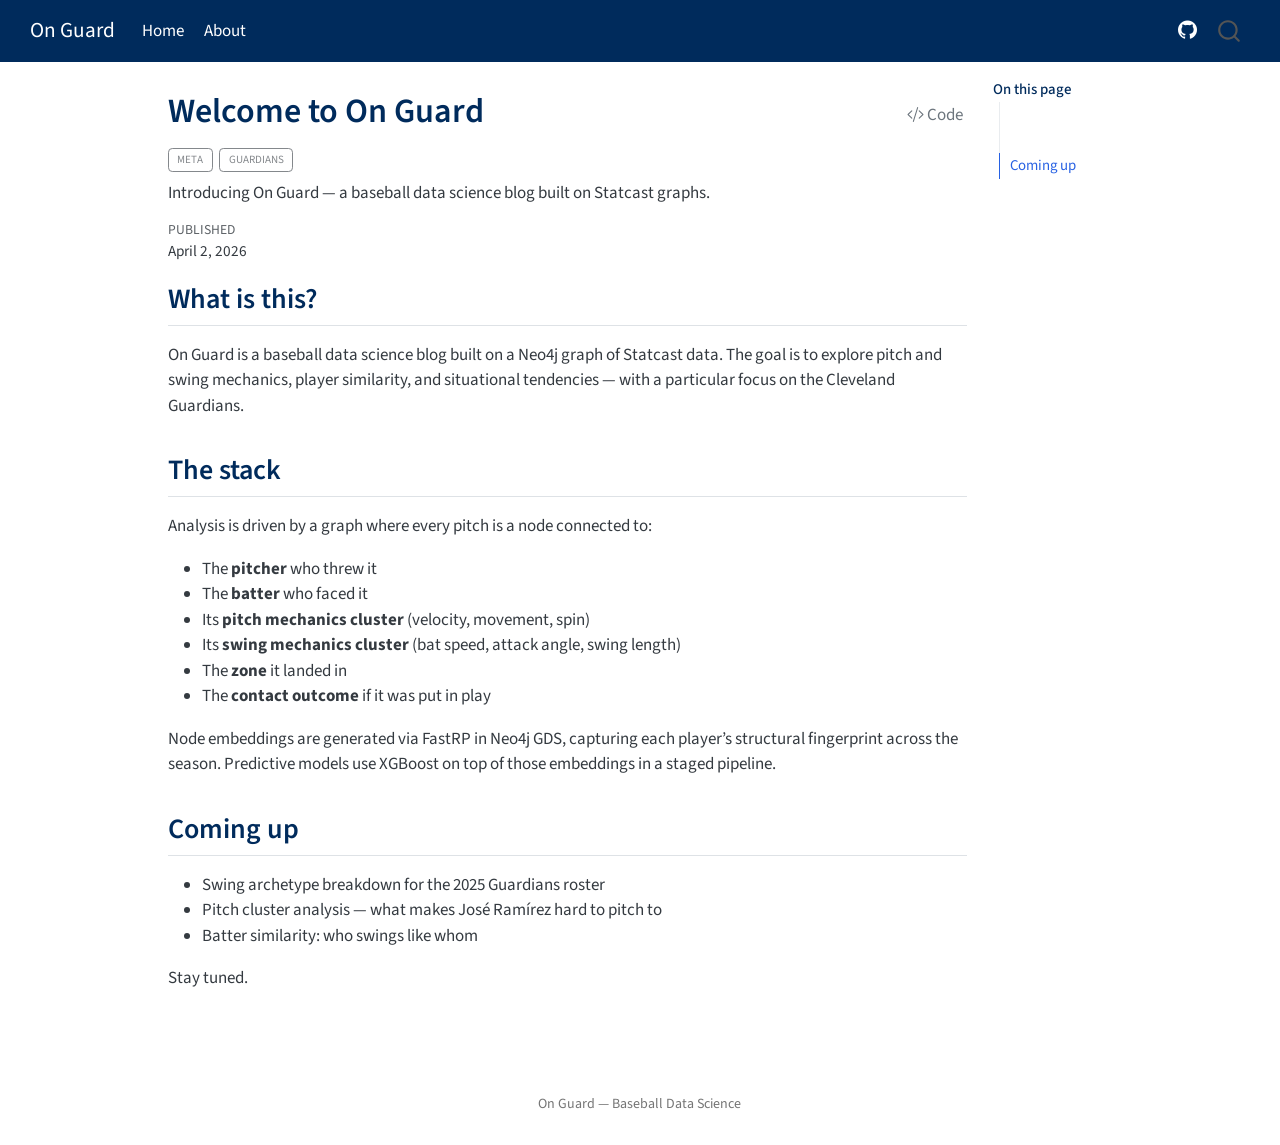
<file: posts/welcome/index.html>
<!DOCTYPE html>
<html xmlns="http://www.w3.org/1999/xhtml" lang="en" xml:lang="en"><head>

<meta charset="utf-8">
<meta name="generator" content="quarto-1.9.36">

<meta name="viewport" content="width=device-width, initial-scale=1.0, user-scalable=yes">

<meta name="dcterms.date" content="2026-04-02">
<meta name="description" content="Introducing On Guard — a baseball data science blog built on Statcast graphs.">

<title>Welcome to On Guard – On Guard</title>
<style>
/* Default styles provided by pandoc.
** See https://pandoc.org/MANUAL.html#variables-for-html for config info.
*/
code{white-space: pre-wrap;}
span.smallcaps{font-variant: small-caps;}
div.columns{display: flex; gap: min(4vw, 1.5em);}
div.column{flex: auto; overflow-x: auto;}
div.hanging-indent{margin-left: 1.5em; text-indent: -1.5em;}
ul.task-list{list-style: none;}
ul.task-list li input[type="checkbox"] {
  width: 0.8em;
  margin: 0 0.8em 0.2em -1em; /* quarto-specific, see https://github.com/quarto-dev/quarto-cli/issues/4556 */ 
  vertical-align: middle;
}
/* CSS for syntax highlighting */
html { -webkit-text-size-adjust: 100%; }
pre > code.sourceCode { white-space: pre; position: relative; }
pre > code.sourceCode > span { display: inline-block; line-height: 1.25; }
pre > code.sourceCode > span:empty { height: 1.2em; }
.sourceCode { overflow: visible; }
code.sourceCode > span { color: inherit; text-decoration: inherit; }
div.sourceCode { margin: 1em 0; }
pre.sourceCode { margin: 0; }
@media screen {
div.sourceCode { overflow: auto; }
}
@media print {
pre > code.sourceCode { white-space: pre-wrap; }
pre > code.sourceCode > span { text-indent: -5em; padding-left: 5em; }
}
pre.numberSource code
  { counter-reset: source-line 0; }
pre.numberSource code > span
  { position: relative; left: -4em; counter-increment: source-line; }
pre.numberSource code > span > a:first-child::before
  { content: counter(source-line);
    position: relative; left: -1em; text-align: right; vertical-align: baseline;
    border: none; display: inline-block;
    -webkit-touch-callout: none; -webkit-user-select: none;
    -khtml-user-select: none; -moz-user-select: none;
    -ms-user-select: none; user-select: none;
    padding: 0 4px; width: 4em;
  }
pre.numberSource { margin-left: 3em;  padding-left: 4px; }
div.sourceCode
  {   }
@media screen {
pre > code.sourceCode > span > a:first-child::before { text-decoration: underline; }
}
</style>


<script src="../../site_libs/quarto-nav/quarto-nav.js"></script>
<script src="../../site_libs/quarto-nav/headroom.min.js"></script>
<script src="../../site_libs/clipboard/clipboard.min.js"></script>
<script src="../../site_libs/quarto-search/autocomplete.umd.js"></script>
<script src="../../site_libs/quarto-search/fuse.min.js"></script>
<script src="../../site_libs/quarto-search/quarto-search.js"></script>
<meta name="quarto:offset" content="../../">
<link href="../../favicon.ico" rel="icon">
<script src="../../site_libs/quarto-html/quarto.js" type="module"></script>
<script src="../../site_libs/quarto-html/tabsets/tabsets.js" type="module"></script>
<script src="../../site_libs/quarto-html/popper.min.js"></script>
<script src="../../site_libs/quarto-html/tippy.umd.min.js"></script>
<script src="../../site_libs/quarto-html/anchor.min.js"></script>
<link href="../../site_libs/quarto-html/tippy.css" rel="stylesheet">
<link href="../../site_libs/quarto-html/quarto-syntax-highlighting-845c23b38eaddc0f92fda52bfe77a8c8.css" rel="stylesheet" id="quarto-text-highlighting-styles">
<script src="../../site_libs/bootstrap/bootstrap.min.js"></script>
<link href="../../site_libs/bootstrap/bootstrap-icons.css" rel="stylesheet">
<link href="../../site_libs/bootstrap/bootstrap-be3771519f21acc1c5b6733774c6dcd8.min.css" rel="stylesheet" append-hash="true" id="quarto-bootstrap" data-mode="light">
<script id="quarto-search-options" type="application/json">{
  "location": "navbar",
  "copy-button": false,
  "collapse-after": 3,
  "panel-placement": "end",
  "type": "overlay",
  "limit": 50,
  "keyboard-shortcut": [
    "f",
    "/",
    "s"
  ],
  "show-item-context": false,
  "language": {
    "search-no-results-text": "No results",
    "search-matching-documents-text": "matching documents",
    "search-copy-link-title": "Copy link to search",
    "search-hide-matches-text": "Hide additional matches",
    "search-more-match-text": "more match in this document",
    "search-more-matches-text": "more matches in this document",
    "search-clear-button-title": "Clear",
    "search-text-placeholder": "",
    "search-detached-cancel-button-title": "Cancel",
    "search-submit-button-title": "Submit",
    "search-label": "Search"
  }
}</script>


<link rel="stylesheet" href="../../styles.css">
</head>

<body class="nav-fixed quarto-light">

<div id="quarto-search-results"></div>
  <header id="quarto-header" class="headroom fixed-top">
    <nav class="navbar navbar-expand-lg " data-bs-theme="dark">
      <div class="navbar-container container-fluid">
      <div class="navbar-brand-container mx-auto">
    <a class="navbar-brand" href="../../index.html">
    <span class="navbar-title">On Guard</span>
    </a>
  </div>
            <div id="quarto-search" class="" title="Search"></div>
          <button class="navbar-toggler" type="button" data-bs-toggle="collapse" data-bs-target="#navbarCollapse" aria-controls="navbarCollapse" role="menu" aria-expanded="false" aria-label="Toggle navigation" onclick="if (window.quartoToggleHeadroom) { window.quartoToggleHeadroom(); }">
  <span class="navbar-toggler-icon"></span>
</button>
          <div class="collapse navbar-collapse" id="navbarCollapse">
            <ul class="navbar-nav navbar-nav-scroll me-auto">
  <li class="nav-item">
    <a class="nav-link" href="../../index.html"> 
<span class="menu-text">Home</span></a>
  </li>  
  <li class="nav-item">
    <a class="nav-link" href="../../about.html"> 
<span class="menu-text">About</span></a>
  </li>  
</ul>
            <ul class="navbar-nav navbar-nav-scroll ms-auto">
  <li class="nav-item compact">
    <a class="nav-link" href="https://github.com/grrom/neo4j_baseball"> <i class="bi bi-github" role="img">
</i> 
<span class="menu-text"></span></a>
  </li>  
</ul>
          </div> <!-- /navcollapse -->
            <div class="quarto-navbar-tools">
</div>
      </div> <!-- /container-fluid -->
    </nav>
</header>
<!-- content -->
<div id="quarto-content" class="quarto-container page-columns page-rows-contents page-layout-article page-navbar">
<!-- sidebar -->
<!-- margin-sidebar -->
    <div id="quarto-margin-sidebar" class="sidebar margin-sidebar">
        <nav id="TOC" role="doc-toc" class="toc-active">
    <h2 id="toc-title">On this page</h2>
   
  <ul>
  <li><a href="#what-is-this" id="toc-what-is-this" class="nav-link active" data-scroll-target="#what-is-this">What is this?</a></li>
  <li><a href="#the-stack" id="toc-the-stack" class="nav-link" data-scroll-target="#the-stack">The stack</a></li>
  <li><a href="#coming-up" id="toc-coming-up" class="nav-link" data-scroll-target="#coming-up">Coming up</a></li>
  </ul>
</nav>
    </div>
<!-- main -->
<main class="content" id="quarto-document-content">

<header id="title-block-header" class="quarto-title-block default">
<div class="quarto-title">
<div class="quarto-title-block"><div><h1 class="title">Welcome to On Guard</h1><button type="button" class="btn code-tools-button" id="quarto-code-tools-source"><i class="bi"></i> Code</button></div></div>
  <div class="quarto-categories">
    <div class="quarto-category">meta</div>
    <div class="quarto-category">guardians</div>
  </div>
  </div>

<div>
  <div class="description">
    Introducing On Guard — a baseball data science blog built on Statcast graphs.
  </div>
</div>


<div class="quarto-title-meta">

    
    <div>
    <div class="quarto-title-meta-heading">Published</div>
    <div class="quarto-title-meta-contents">
      <p class="date">April 2, 2026</p>
    </div>
  </div>
  
    
  </div>
  


</header>


<section id="what-is-this" class="level2">
<h2 class="anchored" data-anchor-id="what-is-this">What is this?</h2>
<p>On Guard is a baseball data science blog built on a Neo4j graph of Statcast data. The goal is to explore pitch and swing mechanics, player similarity, and situational tendencies — with a particular focus on the Cleveland Guardians.</p>
</section>
<section id="the-stack" class="level2">
<h2 class="anchored" data-anchor-id="the-stack">The stack</h2>
<p>Analysis is driven by a graph where every pitch is a node connected to:</p>
<ul>
<li>The <strong>pitcher</strong> who threw it</li>
<li>The <strong>batter</strong> who faced it</li>
<li>Its <strong>pitch mechanics cluster</strong> (velocity, movement, spin)</li>
<li>Its <strong>swing mechanics cluster</strong> (bat speed, attack angle, swing length)</li>
<li>The <strong>zone</strong> it landed in</li>
<li>The <strong>contact outcome</strong> if it was put in play</li>
</ul>
<p>Node embeddings are generated via FastRP in Neo4j GDS, capturing each player’s structural fingerprint across the season. Predictive models use XGBoost on top of those embeddings in a staged pipeline.</p>
</section>
<section id="coming-up" class="level2">
<h2 class="anchored" data-anchor-id="coming-up">Coming up</h2>
<ul>
<li>Swing archetype breakdown for the 2025 Guardians roster</li>
<li>Pitch cluster analysis — what makes José Ramírez hard to pitch to</li>
<li>Batter similarity: who swings like whom</li>
</ul>
<p>Stay tuned.</p>


<!-- -->

</section>

</main> <!-- /main -->
<script id="quarto-html-after-body" type="application/javascript">
  window.document.addEventListener("DOMContentLoaded", function (event) {
    const icon = "";
    const anchorJS = new window.AnchorJS();
    anchorJS.options = {
      placement: 'right',
      icon: icon
    };
    anchorJS.add('.anchored');
    const isCodeAnnotation = (el) => {
      for (const clz of el.classList) {
        if (clz.startsWith('code-annotation-')) {                     
          return true;
        }
      }
      return false;
    }
    const onCopySuccess = function(e) {
      // button target
      const button = e.trigger;
      // don't keep focus
      button.blur();
      // flash "checked"
      button.classList.add('code-copy-button-checked');
      var currentTitle = button.getAttribute("title");
      button.setAttribute("title", "Copied!");
      let tooltip;
      if (window.bootstrap) {
        button.setAttribute("data-bs-toggle", "tooltip");
        button.setAttribute("data-bs-placement", "left");
        button.setAttribute("data-bs-title", "Copied!");
        tooltip = new bootstrap.Tooltip(button, 
          { trigger: "manual", 
            customClass: "code-copy-button-tooltip",
            offset: [0, -8]});
        tooltip.show();    
      }
      setTimeout(function() {
        if (tooltip) {
          tooltip.hide();
          button.removeAttribute("data-bs-title");
          button.removeAttribute("data-bs-toggle");
          button.removeAttribute("data-bs-placement");
        }
        button.setAttribute("title", currentTitle);
        button.classList.remove('code-copy-button-checked');
      }, 1000);
      // clear code selection
      e.clearSelection();
    }
    const getTextToCopy = function(trigger) {
      const outerScaffold = trigger.parentElement.cloneNode(true);
      const codeEl = outerScaffold.querySelector('code');
      for (const childEl of codeEl.children) {
        if (isCodeAnnotation(childEl)) {
          childEl.remove();
        }
      }
      return codeEl.innerText;
    }
    const clipboard = new window.ClipboardJS('.code-copy-button:not([data-in-quarto-modal])', {
      text: getTextToCopy
    });
    clipboard.on('success', onCopySuccess);
    if (window.document.getElementById('quarto-embedded-source-code-modal')) {
      const clipboardModal = new window.ClipboardJS('.code-copy-button[data-in-quarto-modal]', {
        text: getTextToCopy,
        container: window.document.getElementById('quarto-embedded-source-code-modal')
      });
      clipboardModal.on('success', onCopySuccess);
    }
    const viewSource = window.document.getElementById('quarto-view-source') ||
                       window.document.getElementById('quarto-code-tools-source');
    if (viewSource) {
      const sourceUrl = viewSource.getAttribute("data-quarto-source-url");
      viewSource.addEventListener("click", function(e) {
        if (sourceUrl) {
          // rstudio viewer pane
          if (/\bcapabilities=\b/.test(window.location)) {
            window.open(sourceUrl);
          } else {
            window.location.href = sourceUrl;
          }
        } else {
          const modal = new bootstrap.Modal(document.getElementById('quarto-embedded-source-code-modal'));
          modal.show();
        }
        return false;
      });
    }
    function toggleCodeHandler(show) {
      return function(e) {
        const detailsSrc = window.document.querySelectorAll(".cell > details > .sourceCode");
        for (let i=0; i<detailsSrc.length; i++) {
          const details = detailsSrc[i].parentElement;
          if (show) {
            details.open = true;
          } else {
            details.removeAttribute("open");
          }
        }
        const cellCodeDivs = window.document.querySelectorAll(".cell > .sourceCode");
        const fromCls = show ? "hidden" : "unhidden";
        const toCls = show ? "unhidden" : "hidden";
        for (let i=0; i<cellCodeDivs.length; i++) {
          const codeDiv = cellCodeDivs[i];
          if (codeDiv.classList.contains(fromCls)) {
            codeDiv.classList.remove(fromCls);
            codeDiv.classList.add(toCls);
          } 
        }
        return false;
      }
    }
    const hideAllCode = window.document.getElementById("quarto-hide-all-code");
    if (hideAllCode) {
      hideAllCode.addEventListener("click", toggleCodeHandler(false));
    }
    const showAllCode = window.document.getElementById("quarto-show-all-code");
    if (showAllCode) {
      showAllCode.addEventListener("click", toggleCodeHandler(true));
    }
      var localhostRegex = new RegExp(/^(?:http|https):\/\/localhost\:?[0-9]*\//);
      var mailtoRegex = new RegExp(/^mailto:/);
        var filterRegex = new RegExp('/' + window.location.host + '/');
      var isInternal = (href) => {
          return filterRegex.test(href) || localhostRegex.test(href) || mailtoRegex.test(href);
      }
      // Inspect non-navigation links and adorn them if external
     var links = window.document.querySelectorAll('a[href]:not(.nav-link):not(.navbar-brand):not(.toc-action):not(.sidebar-link):not(.sidebar-item-toggle):not(.pagination-link):not(.no-external):not([aria-hidden]):not(.dropdown-item):not(.quarto-navigation-tool):not(.about-link)');
      for (var i=0; i<links.length; i++) {
        const link = links[i];
        if (!isInternal(link.href)) {
          // undo the damage that might have been done by quarto-nav.js in the case of
          // links that we want to consider external
          if (link.dataset.originalHref !== undefined) {
            link.href = link.dataset.originalHref;
          }
        }
      }
    function tippyHover(el, contentFn, onTriggerFn, onUntriggerFn) {
      const config = {
        allowHTML: true,
        maxWidth: 500,
        delay: 100,
        arrow: false,
        appendTo: function(el) {
            return el.parentElement;
        },
        interactive: true,
        interactiveBorder: 10,
        theme: 'quarto',
        placement: 'bottom-start',
      };
      if (contentFn) {
        config.content = contentFn;
      }
      if (onTriggerFn) {
        config.onTrigger = onTriggerFn;
      }
      if (onUntriggerFn) {
        config.onUntrigger = onUntriggerFn;
      }
      window.tippy(el, config); 
    }
    const noterefs = window.document.querySelectorAll('a[role="doc-noteref"]');
    for (var i=0; i<noterefs.length; i++) {
      const ref = noterefs[i];
      tippyHover(ref, function() {
        // use id or data attribute instead here
        let href = ref.getAttribute('data-footnote-href') || ref.getAttribute('href');
        try { href = new URL(href).hash; } catch {}
        const id = href.replace(/^#\/?/, "");
        const note = window.document.getElementById(id);
        if (note) {
          return note.innerHTML;
        } else {
          return "";
        }
      });
    }
    const xrefs = window.document.querySelectorAll('a.quarto-xref');
    const processXRef = (id, note) => {
      // Strip column container classes
      const stripColumnClz = (el) => {
        el.classList.remove("page-full", "page-columns");
        if (el.children) {
          for (const child of el.children) {
            stripColumnClz(child);
          }
        }
      }
      stripColumnClz(note)
      if (id === null || id.startsWith('sec-')) {
        // Special case sections, only their first couple elements
        const container = document.createElement("div");
        if (note.children && note.children.length > 2) {
          container.appendChild(note.children[0].cloneNode(true));
          for (let i = 1; i < note.children.length; i++) {
            const child = note.children[i];
            if (child.tagName === "P" && child.innerText === "") {
              continue;
            } else {
              container.appendChild(child.cloneNode(true));
              break;
            }
          }
          if (window.Quarto?.typesetMath) {
            window.Quarto.typesetMath(container);
          }
          return container.innerHTML
        } else {
          if (window.Quarto?.typesetMath) {
            window.Quarto.typesetMath(note);
          }
          return note.innerHTML;
        }
      } else {
        // Remove any anchor links if they are present
        const anchorLink = note.querySelector('a.anchorjs-link');
        if (anchorLink) {
          anchorLink.remove();
        }
        if (window.Quarto?.typesetMath) {
          window.Quarto.typesetMath(note);
        }
        if (note.classList.contains("callout")) {
          return note.outerHTML;
        } else {
          return note.innerHTML;
        }
      }
    }
    for (var i=0; i<xrefs.length; i++) {
      const xref = xrefs[i];
      tippyHover(xref, undefined, function(instance) {
        instance.disable();
        let url = xref.getAttribute('href');
        let hash = undefined; 
        if (url.startsWith('#')) {
          hash = url;
        } else {
          try { hash = new URL(url).hash; } catch {}
        }
        if (hash) {
          const id = hash.replace(/^#\/?/, "");
          const note = window.document.getElementById(id);
          if (note !== null) {
            try {
              const html = processXRef(id, note.cloneNode(true));
              instance.setContent(html);
            } finally {
              instance.enable();
              instance.show();
            }
          } else {
            // See if we can fetch this
            fetch(url.split('#')[0])
            .then(res => res.text())
            .then(html => {
              const parser = new DOMParser();
              const htmlDoc = parser.parseFromString(html, "text/html");
              const note = htmlDoc.getElementById(id);
              if (note !== null) {
                const html = processXRef(id, note);
                instance.setContent(html);
              } 
            }).finally(() => {
              instance.enable();
              instance.show();
            });
          }
        } else {
          // See if we can fetch a full url (with no hash to target)
          // This is a special case and we should probably do some content thinning / targeting
          fetch(url)
          .then(res => res.text())
          .then(html => {
            const parser = new DOMParser();
            const htmlDoc = parser.parseFromString(html, "text/html");
            const note = htmlDoc.querySelector('main.content');
            if (note !== null) {
              // This should only happen for chapter cross references
              // (since there is no id in the URL)
              // remove the first header
              if (note.children.length > 0 && note.children[0].tagName === "HEADER") {
                note.children[0].remove();
              }
              const html = processXRef(null, note);
              instance.setContent(html);
            } 
          }).finally(() => {
            instance.enable();
            instance.show();
          });
        }
      }, function(instance) {
      });
    }
        let selectedAnnoteEl;
        const selectorForAnnotation = ( cell, annotation) => {
          let cellAttr = 'data-code-cell="' + cell + '"';
          let lineAttr = 'data-code-annotation="' +  annotation + '"';
          const selector = 'span[' + cellAttr + '][' + lineAttr + ']';
          return selector;
        }
        const selectCodeLines = (annoteEl) => {
          const doc = window.document;
          const targetCell = annoteEl.getAttribute("data-target-cell");
          const targetAnnotation = annoteEl.getAttribute("data-target-annotation");
          const annoteSpan = window.document.querySelector(selectorForAnnotation(targetCell, targetAnnotation));
          const lines = annoteSpan.getAttribute("data-code-lines").split(",");
          const lineIds = lines.map((line) => {
            return targetCell + "-" + line;
          })
          let top = null;
          let height = null;
          let parent = null;
          if (lineIds.length > 0) {
              //compute the position of the single el (top and bottom and make a div)
              const el = window.document.getElementById(lineIds[0]);
              top = el.offsetTop;
              height = el.offsetHeight;
              parent = el.parentElement.parentElement;
            if (lineIds.length > 1) {
              const lastEl = window.document.getElementById(lineIds[lineIds.length - 1]);
              const bottom = lastEl.offsetTop + lastEl.offsetHeight;
              height = bottom - top;
            }
            if (top !== null && height !== null && parent !== null) {
              // cook up a div (if necessary) and position it 
              let div = window.document.getElementById("code-annotation-line-highlight");
              if (div === null) {
                div = window.document.createElement("div");
                div.setAttribute("id", "code-annotation-line-highlight");
                div.style.position = 'absolute';
                parent.appendChild(div);
              }
              div.style.top = top - 2 + "px";
              div.style.height = height + 4 + "px";
              div.style.left = 0;
              let gutterDiv = window.document.getElementById("code-annotation-line-highlight-gutter");
              if (gutterDiv === null) {
                gutterDiv = window.document.createElement("div");
                gutterDiv.setAttribute("id", "code-annotation-line-highlight-gutter");
                gutterDiv.style.position = 'absolute';
                const codeCell = window.document.getElementById(targetCell);
                const gutter = codeCell.querySelector('.code-annotation-gutter');
                gutter.appendChild(gutterDiv);
              }
              gutterDiv.style.top = top - 2 + "px";
              gutterDiv.style.height = height + 4 + "px";
            }
            selectedAnnoteEl = annoteEl;
          }
        };
        const unselectCodeLines = () => {
          const elementsIds = ["code-annotation-line-highlight", "code-annotation-line-highlight-gutter"];
          elementsIds.forEach((elId) => {
            const div = window.document.getElementById(elId);
            if (div) {
              div.remove();
            }
          });
          selectedAnnoteEl = undefined;
        };
          // Handle positioning of the toggle
      window.addEventListener(
        "resize",
        throttle(() => {
          elRect = undefined;
          if (selectedAnnoteEl) {
            selectCodeLines(selectedAnnoteEl);
          }
        }, 10)
      );
      function throttle(fn, ms) {
      let throttle = false;
      let timer;
        return (...args) => {
          if(!throttle) { // first call gets through
              fn.apply(this, args);
              throttle = true;
          } else { // all the others get throttled
              if(timer) clearTimeout(timer); // cancel #2
              timer = setTimeout(() => {
                fn.apply(this, args);
                timer = throttle = false;
              }, ms);
          }
        };
      }
        // Attach click handler to the DT
        const annoteDls = window.document.querySelectorAll('dt[data-target-cell]');
        for (const annoteDlNode of annoteDls) {
          annoteDlNode.addEventListener('click', (event) => {
            const clickedEl = event.target;
            if (clickedEl !== selectedAnnoteEl) {
              unselectCodeLines();
              const activeEl = window.document.querySelector('dt[data-target-cell].code-annotation-active');
              if (activeEl) {
                activeEl.classList.remove('code-annotation-active');
              }
              selectCodeLines(clickedEl);
              clickedEl.classList.add('code-annotation-active');
            } else {
              // Unselect the line
              unselectCodeLines();
              clickedEl.classList.remove('code-annotation-active');
            }
          });
        }
    const findCites = (el) => {
      const parentEl = el.parentElement;
      if (parentEl) {
        const cites = parentEl.dataset.cites;
        if (cites) {
          return {
            el,
            cites: cites.split(' ')
          };
        } else {
          return findCites(el.parentElement)
        }
      } else {
        return undefined;
      }
    };
    var bibliorefs = window.document.querySelectorAll('a[role="doc-biblioref"]');
    for (var i=0; i<bibliorefs.length; i++) {
      const ref = bibliorefs[i];
      const citeInfo = findCites(ref);
      if (citeInfo) {
        tippyHover(citeInfo.el, function() {
          var popup = window.document.createElement('div');
          citeInfo.cites.forEach(function(cite) {
            var citeDiv = window.document.createElement('div');
            citeDiv.classList.add('hanging-indent');
            citeDiv.classList.add('csl-entry');
            var biblioDiv = window.document.getElementById('ref-' + cite);
            if (biblioDiv) {
              citeDiv.innerHTML = biblioDiv.innerHTML;
            }
            popup.appendChild(citeDiv);
          });
          return popup.innerHTML;
        });
      }
    }
  });
  </script><div class="modal fade" id="quarto-embedded-source-code-modal" tabindex="-1" aria-labelledby="quarto-embedded-source-code-modal-label" aria-hidden="true"><div class="modal-dialog modal-dialog-scrollable"><div class="modal-content"><div class="modal-header"><h5 class="modal-title" id="quarto-embedded-source-code-modal-label">Source Code</h5><button class="btn-close" data-bs-dismiss="modal"></button></div><div class="modal-body"><div class="">
<div class="code-copy-outer-scaffold"><div class="sourceCode" id="cb1" data-shortcodes="false"><pre class="sourceCode markdown code-with-copy"><code class="sourceCode markdown"><span id="cb1-1"><a href="#cb1-1" aria-hidden="true" tabindex="-1"></a><span class="co">---</span></span>
<span id="cb1-2"><a href="#cb1-2" aria-hidden="true" tabindex="-1"></a><span class="an">title:</span><span class="co"> "Welcome to On Guard"</span></span>
<span id="cb1-3"><a href="#cb1-3" aria-hidden="true" tabindex="-1"></a><span class="an">date:</span><span class="co"> "2026-04-02"</span></span>
<span id="cb1-4"><a href="#cb1-4" aria-hidden="true" tabindex="-1"></a><span class="an">categories:</span><span class="co"> [meta, guardians]</span></span>
<span id="cb1-5"><a href="#cb1-5" aria-hidden="true" tabindex="-1"></a><span class="an">description:</span><span class="co"> "Introducing On Guard — a baseball data science blog built on Statcast graphs."</span></span>
<span id="cb1-6"><a href="#cb1-6" aria-hidden="true" tabindex="-1"></a><span class="co">---</span></span>
<span id="cb1-7"><a href="#cb1-7" aria-hidden="true" tabindex="-1"></a></span>
<span id="cb1-8"><a href="#cb1-8" aria-hidden="true" tabindex="-1"></a><span class="fu">## What is this?</span></span>
<span id="cb1-9"><a href="#cb1-9" aria-hidden="true" tabindex="-1"></a></span>
<span id="cb1-10"><a href="#cb1-10" aria-hidden="true" tabindex="-1"></a>On Guard is a baseball data science blog built on a Neo4j graph of Statcast data.</span>
<span id="cb1-11"><a href="#cb1-11" aria-hidden="true" tabindex="-1"></a>The goal is to explore pitch and swing mechanics, player similarity, and situational</span>
<span id="cb1-12"><a href="#cb1-12" aria-hidden="true" tabindex="-1"></a>tendencies — with a particular focus on the Cleveland Guardians.</span>
<span id="cb1-13"><a href="#cb1-13" aria-hidden="true" tabindex="-1"></a></span>
<span id="cb1-14"><a href="#cb1-14" aria-hidden="true" tabindex="-1"></a><span class="fu">## The stack</span></span>
<span id="cb1-15"><a href="#cb1-15" aria-hidden="true" tabindex="-1"></a></span>
<span id="cb1-16"><a href="#cb1-16" aria-hidden="true" tabindex="-1"></a>Analysis is driven by a graph where every pitch is a node connected to:</span>
<span id="cb1-17"><a href="#cb1-17" aria-hidden="true" tabindex="-1"></a></span>
<span id="cb1-18"><a href="#cb1-18" aria-hidden="true" tabindex="-1"></a><span class="ss">- </span>The **pitcher** who threw it</span>
<span id="cb1-19"><a href="#cb1-19" aria-hidden="true" tabindex="-1"></a><span class="ss">- </span>The **batter** who faced it</span>
<span id="cb1-20"><a href="#cb1-20" aria-hidden="true" tabindex="-1"></a><span class="ss">- </span>Its **pitch mechanics cluster** (velocity, movement, spin)</span>
<span id="cb1-21"><a href="#cb1-21" aria-hidden="true" tabindex="-1"></a><span class="ss">- </span>Its **swing mechanics cluster** (bat speed, attack angle, swing length)</span>
<span id="cb1-22"><a href="#cb1-22" aria-hidden="true" tabindex="-1"></a><span class="ss">- </span>The **zone** it landed in</span>
<span id="cb1-23"><a href="#cb1-23" aria-hidden="true" tabindex="-1"></a><span class="ss">- </span>The **contact outcome** if it was put in play</span>
<span id="cb1-24"><a href="#cb1-24" aria-hidden="true" tabindex="-1"></a></span>
<span id="cb1-25"><a href="#cb1-25" aria-hidden="true" tabindex="-1"></a>Node embeddings are generated via FastRP in Neo4j GDS, capturing each player's</span>
<span id="cb1-26"><a href="#cb1-26" aria-hidden="true" tabindex="-1"></a>structural fingerprint across the season. Predictive models use XGBoost on top of</span>
<span id="cb1-27"><a href="#cb1-27" aria-hidden="true" tabindex="-1"></a>those embeddings in a staged pipeline.</span>
<span id="cb1-28"><a href="#cb1-28" aria-hidden="true" tabindex="-1"></a></span>
<span id="cb1-29"><a href="#cb1-29" aria-hidden="true" tabindex="-1"></a><span class="fu">## Coming up</span></span>
<span id="cb1-30"><a href="#cb1-30" aria-hidden="true" tabindex="-1"></a></span>
<span id="cb1-31"><a href="#cb1-31" aria-hidden="true" tabindex="-1"></a><span class="ss">- </span>Swing archetype breakdown for the 2025 Guardians roster</span>
<span id="cb1-32"><a href="#cb1-32" aria-hidden="true" tabindex="-1"></a><span class="ss">- </span>Pitch cluster analysis — what makes José Ramírez hard to pitch to</span>
<span id="cb1-33"><a href="#cb1-33" aria-hidden="true" tabindex="-1"></a><span class="ss">- </span>Batter similarity: who swings like whom</span>
<span id="cb1-34"><a href="#cb1-34" aria-hidden="true" tabindex="-1"></a></span>
<span id="cb1-35"><a href="#cb1-35" aria-hidden="true" tabindex="-1"></a>Stay tuned.</span></code></pre></div><button title="Copy to Clipboard" class="code-copy-button" data-in-quarto-modal=""><i class="bi"></i></button></div>
</div></div></div></div></div>
</div> <!-- /content -->
<footer class="footer">
  <div class="nav-footer">
    <div class="nav-footer-left">
      &nbsp;
    </div>   
    <div class="nav-footer-center">
<p>On Guard — Baseball Data Science</p>
</div>
    <div class="nav-footer-right">
      &nbsp;
    </div>
  </div>
</footer>




</body></html>
</file>
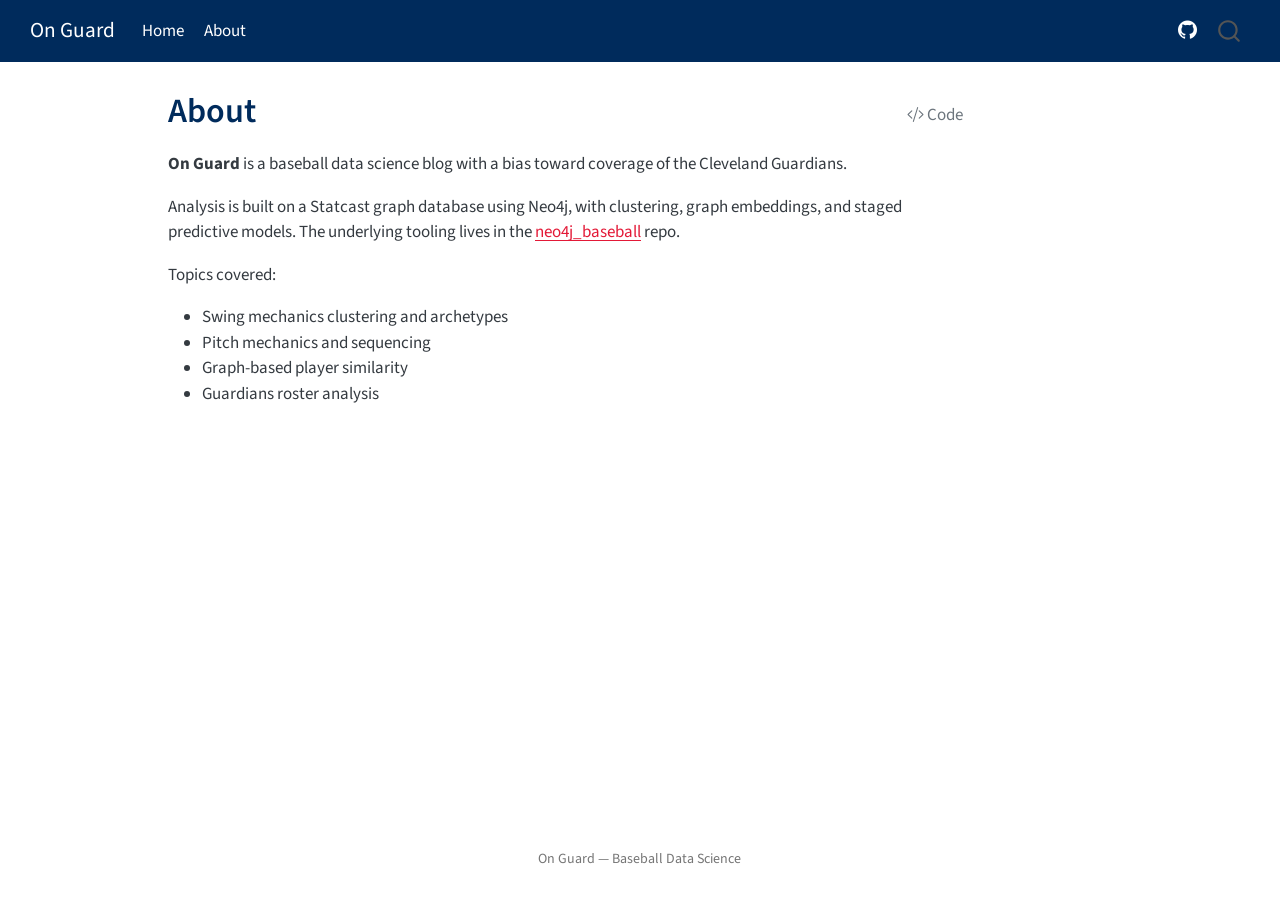
<file: about.html>
<!DOCTYPE html>
<html xmlns="http://www.w3.org/1999/xhtml" lang="en" xml:lang="en"><head>

<meta charset="utf-8">
<meta name="generator" content="quarto-1.9.36">

<meta name="viewport" content="width=device-width, initial-scale=1.0, user-scalable=yes">


<title>About – On Guard</title>
<style>
/* Default styles provided by pandoc.
** See https://pandoc.org/MANUAL.html#variables-for-html for config info.
*/
code{white-space: pre-wrap;}
span.smallcaps{font-variant: small-caps;}
div.columns{display: flex; gap: min(4vw, 1.5em);}
div.column{flex: auto; overflow-x: auto;}
div.hanging-indent{margin-left: 1.5em; text-indent: -1.5em;}
ul.task-list{list-style: none;}
ul.task-list li input[type="checkbox"] {
  width: 0.8em;
  margin: 0 0.8em 0.2em -1em; /* quarto-specific, see https://github.com/quarto-dev/quarto-cli/issues/4556 */ 
  vertical-align: middle;
}
/* CSS for syntax highlighting */
html { -webkit-text-size-adjust: 100%; }
pre > code.sourceCode { white-space: pre; position: relative; }
pre > code.sourceCode > span { display: inline-block; line-height: 1.25; }
pre > code.sourceCode > span:empty { height: 1.2em; }
.sourceCode { overflow: visible; }
code.sourceCode > span { color: inherit; text-decoration: inherit; }
div.sourceCode { margin: 1em 0; }
pre.sourceCode { margin: 0; }
@media screen {
div.sourceCode { overflow: auto; }
}
@media print {
pre > code.sourceCode { white-space: pre-wrap; }
pre > code.sourceCode > span { text-indent: -5em; padding-left: 5em; }
}
pre.numberSource code
  { counter-reset: source-line 0; }
pre.numberSource code > span
  { position: relative; left: -4em; counter-increment: source-line; }
pre.numberSource code > span > a:first-child::before
  { content: counter(source-line);
    position: relative; left: -1em; text-align: right; vertical-align: baseline;
    border: none; display: inline-block;
    -webkit-touch-callout: none; -webkit-user-select: none;
    -khtml-user-select: none; -moz-user-select: none;
    -ms-user-select: none; user-select: none;
    padding: 0 4px; width: 4em;
  }
pre.numberSource { margin-left: 3em;  padding-left: 4px; }
div.sourceCode
  {   }
@media screen {
pre > code.sourceCode > span > a:first-child::before { text-decoration: underline; }
}
</style>


<script src="site_libs/quarto-nav/quarto-nav.js"></script>
<script src="site_libs/quarto-nav/headroom.min.js"></script>
<script src="site_libs/clipboard/clipboard.min.js"></script>
<script src="site_libs/quarto-search/autocomplete.umd.js"></script>
<script src="site_libs/quarto-search/fuse.min.js"></script>
<script src="site_libs/quarto-search/quarto-search.js"></script>
<meta name="quarto:offset" content="./">
<link href="./favicon.ico" rel="icon">
<script src="site_libs/quarto-html/quarto.js" type="module"></script>
<script src="site_libs/quarto-html/tabsets/tabsets.js" type="module"></script>
<script src="site_libs/quarto-html/popper.min.js"></script>
<script src="site_libs/quarto-html/tippy.umd.min.js"></script>
<script src="site_libs/quarto-html/anchor.min.js"></script>
<link href="site_libs/quarto-html/tippy.css" rel="stylesheet">
<link href="site_libs/quarto-html/quarto-syntax-highlighting-845c23b38eaddc0f92fda52bfe77a8c8.css" rel="stylesheet" id="quarto-text-highlighting-styles">
<script src="site_libs/bootstrap/bootstrap.min.js"></script>
<link href="site_libs/bootstrap/bootstrap-icons.css" rel="stylesheet">
<link href="site_libs/bootstrap/bootstrap-be3771519f21acc1c5b6733774c6dcd8.min.css" rel="stylesheet" append-hash="true" id="quarto-bootstrap" data-mode="light">
<script id="quarto-search-options" type="application/json">{
  "location": "navbar",
  "copy-button": false,
  "collapse-after": 3,
  "panel-placement": "end",
  "type": "overlay",
  "limit": 50,
  "keyboard-shortcut": [
    "f",
    "/",
    "s"
  ],
  "show-item-context": false,
  "language": {
    "search-no-results-text": "No results",
    "search-matching-documents-text": "matching documents",
    "search-copy-link-title": "Copy link to search",
    "search-hide-matches-text": "Hide additional matches",
    "search-more-match-text": "more match in this document",
    "search-more-matches-text": "more matches in this document",
    "search-clear-button-title": "Clear",
    "search-text-placeholder": "",
    "search-detached-cancel-button-title": "Cancel",
    "search-submit-button-title": "Submit",
    "search-label": "Search"
  }
}</script>


<link rel="stylesheet" href="styles.css">
</head>

<body class="nav-fixed quarto-light">

<div id="quarto-search-results"></div>
  <header id="quarto-header" class="headroom fixed-top">
    <nav class="navbar navbar-expand-lg " data-bs-theme="dark">
      <div class="navbar-container container-fluid">
      <div class="navbar-brand-container mx-auto">
    <a class="navbar-brand" href="./index.html">
    <span class="navbar-title">On Guard</span>
    </a>
  </div>
            <div id="quarto-search" class="" title="Search"></div>
          <button class="navbar-toggler" type="button" data-bs-toggle="collapse" data-bs-target="#navbarCollapse" aria-controls="navbarCollapse" role="menu" aria-expanded="false" aria-label="Toggle navigation" onclick="if (window.quartoToggleHeadroom) { window.quartoToggleHeadroom(); }">
  <span class="navbar-toggler-icon"></span>
</button>
          <div class="collapse navbar-collapse" id="navbarCollapse">
            <ul class="navbar-nav navbar-nav-scroll me-auto">
  <li class="nav-item">
    <a class="nav-link" href="./index.html"> 
<span class="menu-text">Home</span></a>
  </li>  
  <li class="nav-item">
    <a class="nav-link active" href="./about.html" aria-current="page"> 
<span class="menu-text">About</span></a>
  </li>  
</ul>
            <ul class="navbar-nav navbar-nav-scroll ms-auto">
  <li class="nav-item compact">
    <a class="nav-link" href="https://github.com/grrom/neo4j_baseball"> <i class="bi bi-github" role="img">
</i> 
<span class="menu-text"></span></a>
  </li>  
</ul>
          </div> <!-- /navcollapse -->
            <div class="quarto-navbar-tools">
</div>
      </div> <!-- /container-fluid -->
    </nav>
</header>
<!-- content -->
<div id="quarto-content" class="quarto-container page-columns page-rows-contents page-layout-article page-navbar">
<!-- sidebar -->
<!-- margin-sidebar -->
    <div id="quarto-margin-sidebar" class="sidebar margin-sidebar zindex-bottom">
        
    </div>
<!-- main -->
<main class="content" id="quarto-document-content">

<header id="title-block-header" class="quarto-title-block default">
<div class="quarto-title">
<div class="quarto-title-block"><div><h1 class="title">About</h1><button type="button" class="btn code-tools-button" id="quarto-code-tools-source"><i class="bi"></i> Code</button></div></div>
</div>



<div class="quarto-title-meta">

    
  
    
  </div>
  


</header>


<p><strong>On Guard</strong> is a baseball data science blog with a bias toward coverage of the Cleveland Guardians.</p>
<p>Analysis is built on a Statcast graph database using Neo4j, with clustering, graph embeddings, and staged predictive models. The underlying tooling lives in the <a href="https://github.com/grrom/neo4j_baseball">neo4j_baseball</a> repo.</p>
<p>Topics covered:</p>
<ul>
<li>Swing mechanics clustering and archetypes</li>
<li>Pitch mechanics and sequencing</li>
<li>Graph-based player similarity</li>
<li>Guardians roster analysis</li>
</ul>


<!-- -->


</main> <!-- /main -->
<script id="quarto-html-after-body" type="application/javascript">
  window.document.addEventListener("DOMContentLoaded", function (event) {
    const icon = "";
    const anchorJS = new window.AnchorJS();
    anchorJS.options = {
      placement: 'right',
      icon: icon
    };
    anchorJS.add('.anchored');
    const isCodeAnnotation = (el) => {
      for (const clz of el.classList) {
        if (clz.startsWith('code-annotation-')) {                     
          return true;
        }
      }
      return false;
    }
    const onCopySuccess = function(e) {
      // button target
      const button = e.trigger;
      // don't keep focus
      button.blur();
      // flash "checked"
      button.classList.add('code-copy-button-checked');
      var currentTitle = button.getAttribute("title");
      button.setAttribute("title", "Copied!");
      let tooltip;
      if (window.bootstrap) {
        button.setAttribute("data-bs-toggle", "tooltip");
        button.setAttribute("data-bs-placement", "left");
        button.setAttribute("data-bs-title", "Copied!");
        tooltip = new bootstrap.Tooltip(button, 
          { trigger: "manual", 
            customClass: "code-copy-button-tooltip",
            offset: [0, -8]});
        tooltip.show();    
      }
      setTimeout(function() {
        if (tooltip) {
          tooltip.hide();
          button.removeAttribute("data-bs-title");
          button.removeAttribute("data-bs-toggle");
          button.removeAttribute("data-bs-placement");
        }
        button.setAttribute("title", currentTitle);
        button.classList.remove('code-copy-button-checked');
      }, 1000);
      // clear code selection
      e.clearSelection();
    }
    const getTextToCopy = function(trigger) {
      const outerScaffold = trigger.parentElement.cloneNode(true);
      const codeEl = outerScaffold.querySelector('code');
      for (const childEl of codeEl.children) {
        if (isCodeAnnotation(childEl)) {
          childEl.remove();
        }
      }
      return codeEl.innerText;
    }
    const clipboard = new window.ClipboardJS('.code-copy-button:not([data-in-quarto-modal])', {
      text: getTextToCopy
    });
    clipboard.on('success', onCopySuccess);
    if (window.document.getElementById('quarto-embedded-source-code-modal')) {
      const clipboardModal = new window.ClipboardJS('.code-copy-button[data-in-quarto-modal]', {
        text: getTextToCopy,
        container: window.document.getElementById('quarto-embedded-source-code-modal')
      });
      clipboardModal.on('success', onCopySuccess);
    }
    const viewSource = window.document.getElementById('quarto-view-source') ||
                       window.document.getElementById('quarto-code-tools-source');
    if (viewSource) {
      const sourceUrl = viewSource.getAttribute("data-quarto-source-url");
      viewSource.addEventListener("click", function(e) {
        if (sourceUrl) {
          // rstudio viewer pane
          if (/\bcapabilities=\b/.test(window.location)) {
            window.open(sourceUrl);
          } else {
            window.location.href = sourceUrl;
          }
        } else {
          const modal = new bootstrap.Modal(document.getElementById('quarto-embedded-source-code-modal'));
          modal.show();
        }
        return false;
      });
    }
    function toggleCodeHandler(show) {
      return function(e) {
        const detailsSrc = window.document.querySelectorAll(".cell > details > .sourceCode");
        for (let i=0; i<detailsSrc.length; i++) {
          const details = detailsSrc[i].parentElement;
          if (show) {
            details.open = true;
          } else {
            details.removeAttribute("open");
          }
        }
        const cellCodeDivs = window.document.querySelectorAll(".cell > .sourceCode");
        const fromCls = show ? "hidden" : "unhidden";
        const toCls = show ? "unhidden" : "hidden";
        for (let i=0; i<cellCodeDivs.length; i++) {
          const codeDiv = cellCodeDivs[i];
          if (codeDiv.classList.contains(fromCls)) {
            codeDiv.classList.remove(fromCls);
            codeDiv.classList.add(toCls);
          } 
        }
        return false;
      }
    }
    const hideAllCode = window.document.getElementById("quarto-hide-all-code");
    if (hideAllCode) {
      hideAllCode.addEventListener("click", toggleCodeHandler(false));
    }
    const showAllCode = window.document.getElementById("quarto-show-all-code");
    if (showAllCode) {
      showAllCode.addEventListener("click", toggleCodeHandler(true));
    }
      var localhostRegex = new RegExp(/^(?:http|https):\/\/localhost\:?[0-9]*\//);
      var mailtoRegex = new RegExp(/^mailto:/);
        var filterRegex = new RegExp('/' + window.location.host + '/');
      var isInternal = (href) => {
          return filterRegex.test(href) || localhostRegex.test(href) || mailtoRegex.test(href);
      }
      // Inspect non-navigation links and adorn them if external
     var links = window.document.querySelectorAll('a[href]:not(.nav-link):not(.navbar-brand):not(.toc-action):not(.sidebar-link):not(.sidebar-item-toggle):not(.pagination-link):not(.no-external):not([aria-hidden]):not(.dropdown-item):not(.quarto-navigation-tool):not(.about-link)');
      for (var i=0; i<links.length; i++) {
        const link = links[i];
        if (!isInternal(link.href)) {
          // undo the damage that might have been done by quarto-nav.js in the case of
          // links that we want to consider external
          if (link.dataset.originalHref !== undefined) {
            link.href = link.dataset.originalHref;
          }
        }
      }
    function tippyHover(el, contentFn, onTriggerFn, onUntriggerFn) {
      const config = {
        allowHTML: true,
        maxWidth: 500,
        delay: 100,
        arrow: false,
        appendTo: function(el) {
            return el.parentElement;
        },
        interactive: true,
        interactiveBorder: 10,
        theme: 'quarto',
        placement: 'bottom-start',
      };
      if (contentFn) {
        config.content = contentFn;
      }
      if (onTriggerFn) {
        config.onTrigger = onTriggerFn;
      }
      if (onUntriggerFn) {
        config.onUntrigger = onUntriggerFn;
      }
      window.tippy(el, config); 
    }
    const noterefs = window.document.querySelectorAll('a[role="doc-noteref"]');
    for (var i=0; i<noterefs.length; i++) {
      const ref = noterefs[i];
      tippyHover(ref, function() {
        // use id or data attribute instead here
        let href = ref.getAttribute('data-footnote-href') || ref.getAttribute('href');
        try { href = new URL(href).hash; } catch {}
        const id = href.replace(/^#\/?/, "");
        const note = window.document.getElementById(id);
        if (note) {
          return note.innerHTML;
        } else {
          return "";
        }
      });
    }
    const xrefs = window.document.querySelectorAll('a.quarto-xref');
    const processXRef = (id, note) => {
      // Strip column container classes
      const stripColumnClz = (el) => {
        el.classList.remove("page-full", "page-columns");
        if (el.children) {
          for (const child of el.children) {
            stripColumnClz(child);
          }
        }
      }
      stripColumnClz(note)
      if (id === null || id.startsWith('sec-')) {
        // Special case sections, only their first couple elements
        const container = document.createElement("div");
        if (note.children && note.children.length > 2) {
          container.appendChild(note.children[0].cloneNode(true));
          for (let i = 1; i < note.children.length; i++) {
            const child = note.children[i];
            if (child.tagName === "P" && child.innerText === "") {
              continue;
            } else {
              container.appendChild(child.cloneNode(true));
              break;
            }
          }
          if (window.Quarto?.typesetMath) {
            window.Quarto.typesetMath(container);
          }
          return container.innerHTML
        } else {
          if (window.Quarto?.typesetMath) {
            window.Quarto.typesetMath(note);
          }
          return note.innerHTML;
        }
      } else {
        // Remove any anchor links if they are present
        const anchorLink = note.querySelector('a.anchorjs-link');
        if (anchorLink) {
          anchorLink.remove();
        }
        if (window.Quarto?.typesetMath) {
          window.Quarto.typesetMath(note);
        }
        if (note.classList.contains("callout")) {
          return note.outerHTML;
        } else {
          return note.innerHTML;
        }
      }
    }
    for (var i=0; i<xrefs.length; i++) {
      const xref = xrefs[i];
      tippyHover(xref, undefined, function(instance) {
        instance.disable();
        let url = xref.getAttribute('href');
        let hash = undefined; 
        if (url.startsWith('#')) {
          hash = url;
        } else {
          try { hash = new URL(url).hash; } catch {}
        }
        if (hash) {
          const id = hash.replace(/^#\/?/, "");
          const note = window.document.getElementById(id);
          if (note !== null) {
            try {
              const html = processXRef(id, note.cloneNode(true));
              instance.setContent(html);
            } finally {
              instance.enable();
              instance.show();
            }
          } else {
            // See if we can fetch this
            fetch(url.split('#')[0])
            .then(res => res.text())
            .then(html => {
              const parser = new DOMParser();
              const htmlDoc = parser.parseFromString(html, "text/html");
              const note = htmlDoc.getElementById(id);
              if (note !== null) {
                const html = processXRef(id, note);
                instance.setContent(html);
              } 
            }).finally(() => {
              instance.enable();
              instance.show();
            });
          }
        } else {
          // See if we can fetch a full url (with no hash to target)
          // This is a special case and we should probably do some content thinning / targeting
          fetch(url)
          .then(res => res.text())
          .then(html => {
            const parser = new DOMParser();
            const htmlDoc = parser.parseFromString(html, "text/html");
            const note = htmlDoc.querySelector('main.content');
            if (note !== null) {
              // This should only happen for chapter cross references
              // (since there is no id in the URL)
              // remove the first header
              if (note.children.length > 0 && note.children[0].tagName === "HEADER") {
                note.children[0].remove();
              }
              const html = processXRef(null, note);
              instance.setContent(html);
            } 
          }).finally(() => {
            instance.enable();
            instance.show();
          });
        }
      }, function(instance) {
      });
    }
        let selectedAnnoteEl;
        const selectorForAnnotation = ( cell, annotation) => {
          let cellAttr = 'data-code-cell="' + cell + '"';
          let lineAttr = 'data-code-annotation="' +  annotation + '"';
          const selector = 'span[' + cellAttr + '][' + lineAttr + ']';
          return selector;
        }
        const selectCodeLines = (annoteEl) => {
          const doc = window.document;
          const targetCell = annoteEl.getAttribute("data-target-cell");
          const targetAnnotation = annoteEl.getAttribute("data-target-annotation");
          const annoteSpan = window.document.querySelector(selectorForAnnotation(targetCell, targetAnnotation));
          const lines = annoteSpan.getAttribute("data-code-lines").split(",");
          const lineIds = lines.map((line) => {
            return targetCell + "-" + line;
          })
          let top = null;
          let height = null;
          let parent = null;
          if (lineIds.length > 0) {
              //compute the position of the single el (top and bottom and make a div)
              const el = window.document.getElementById(lineIds[0]);
              top = el.offsetTop;
              height = el.offsetHeight;
              parent = el.parentElement.parentElement;
            if (lineIds.length > 1) {
              const lastEl = window.document.getElementById(lineIds[lineIds.length - 1]);
              const bottom = lastEl.offsetTop + lastEl.offsetHeight;
              height = bottom - top;
            }
            if (top !== null && height !== null && parent !== null) {
              // cook up a div (if necessary) and position it 
              let div = window.document.getElementById("code-annotation-line-highlight");
              if (div === null) {
                div = window.document.createElement("div");
                div.setAttribute("id", "code-annotation-line-highlight");
                div.style.position = 'absolute';
                parent.appendChild(div);
              }
              div.style.top = top - 2 + "px";
              div.style.height = height + 4 + "px";
              div.style.left = 0;
              let gutterDiv = window.document.getElementById("code-annotation-line-highlight-gutter");
              if (gutterDiv === null) {
                gutterDiv = window.document.createElement("div");
                gutterDiv.setAttribute("id", "code-annotation-line-highlight-gutter");
                gutterDiv.style.position = 'absolute';
                const codeCell = window.document.getElementById(targetCell);
                const gutter = codeCell.querySelector('.code-annotation-gutter');
                gutter.appendChild(gutterDiv);
              }
              gutterDiv.style.top = top - 2 + "px";
              gutterDiv.style.height = height + 4 + "px";
            }
            selectedAnnoteEl = annoteEl;
          }
        };
        const unselectCodeLines = () => {
          const elementsIds = ["code-annotation-line-highlight", "code-annotation-line-highlight-gutter"];
          elementsIds.forEach((elId) => {
            const div = window.document.getElementById(elId);
            if (div) {
              div.remove();
            }
          });
          selectedAnnoteEl = undefined;
        };
          // Handle positioning of the toggle
      window.addEventListener(
        "resize",
        throttle(() => {
          elRect = undefined;
          if (selectedAnnoteEl) {
            selectCodeLines(selectedAnnoteEl);
          }
        }, 10)
      );
      function throttle(fn, ms) {
      let throttle = false;
      let timer;
        return (...args) => {
          if(!throttle) { // first call gets through
              fn.apply(this, args);
              throttle = true;
          } else { // all the others get throttled
              if(timer) clearTimeout(timer); // cancel #2
              timer = setTimeout(() => {
                fn.apply(this, args);
                timer = throttle = false;
              }, ms);
          }
        };
      }
        // Attach click handler to the DT
        const annoteDls = window.document.querySelectorAll('dt[data-target-cell]');
        for (const annoteDlNode of annoteDls) {
          annoteDlNode.addEventListener('click', (event) => {
            const clickedEl = event.target;
            if (clickedEl !== selectedAnnoteEl) {
              unselectCodeLines();
              const activeEl = window.document.querySelector('dt[data-target-cell].code-annotation-active');
              if (activeEl) {
                activeEl.classList.remove('code-annotation-active');
              }
              selectCodeLines(clickedEl);
              clickedEl.classList.add('code-annotation-active');
            } else {
              // Unselect the line
              unselectCodeLines();
              clickedEl.classList.remove('code-annotation-active');
            }
          });
        }
    const findCites = (el) => {
      const parentEl = el.parentElement;
      if (parentEl) {
        const cites = parentEl.dataset.cites;
        if (cites) {
          return {
            el,
            cites: cites.split(' ')
          };
        } else {
          return findCites(el.parentElement)
        }
      } else {
        return undefined;
      }
    };
    var bibliorefs = window.document.querySelectorAll('a[role="doc-biblioref"]');
    for (var i=0; i<bibliorefs.length; i++) {
      const ref = bibliorefs[i];
      const citeInfo = findCites(ref);
      if (citeInfo) {
        tippyHover(citeInfo.el, function() {
          var popup = window.document.createElement('div');
          citeInfo.cites.forEach(function(cite) {
            var citeDiv = window.document.createElement('div');
            citeDiv.classList.add('hanging-indent');
            citeDiv.classList.add('csl-entry');
            var biblioDiv = window.document.getElementById('ref-' + cite);
            if (biblioDiv) {
              citeDiv.innerHTML = biblioDiv.innerHTML;
            }
            popup.appendChild(citeDiv);
          });
          return popup.innerHTML;
        });
      }
    }
  });
  </script><div class="modal fade" id="quarto-embedded-source-code-modal" tabindex="-1" aria-labelledby="quarto-embedded-source-code-modal-label" aria-hidden="true"><div class="modal-dialog modal-dialog-scrollable"><div class="modal-content"><div class="modal-header"><h5 class="modal-title" id="quarto-embedded-source-code-modal-label">Source Code</h5><button class="btn-close" data-bs-dismiss="modal"></button></div><div class="modal-body"><div class="">
<div class="code-copy-outer-scaffold"><div class="sourceCode" id="cb1" data-shortcodes="false"><pre class="sourceCode markdown code-with-copy"><code class="sourceCode markdown"><span id="cb1-1"><a href="#cb1-1" aria-hidden="true" tabindex="-1"></a><span class="co">---</span></span>
<span id="cb1-2"><a href="#cb1-2" aria-hidden="true" tabindex="-1"></a><span class="an">title:</span><span class="co"> "About"</span></span>
<span id="cb1-3"><a href="#cb1-3" aria-hidden="true" tabindex="-1"></a><span class="co">---</span></span>
<span id="cb1-4"><a href="#cb1-4" aria-hidden="true" tabindex="-1"></a></span>
<span id="cb1-5"><a href="#cb1-5" aria-hidden="true" tabindex="-1"></a>**On Guard** is a baseball data science blog with a bias toward coverage of the Cleveland Guardians.</span>
<span id="cb1-6"><a href="#cb1-6" aria-hidden="true" tabindex="-1"></a></span>
<span id="cb1-7"><a href="#cb1-7" aria-hidden="true" tabindex="-1"></a>Analysis is built on a Statcast graph database using Neo4j, with clustering, graph embeddings, and staged predictive models. The underlying tooling lives in the <span class="co">[</span><span class="ot">neo4j_baseball</span><span class="co">](https://github.com/grrom/neo4j_baseball)</span> repo.</span>
<span id="cb1-8"><a href="#cb1-8" aria-hidden="true" tabindex="-1"></a></span>
<span id="cb1-9"><a href="#cb1-9" aria-hidden="true" tabindex="-1"></a>Topics covered:</span>
<span id="cb1-10"><a href="#cb1-10" aria-hidden="true" tabindex="-1"></a></span>
<span id="cb1-11"><a href="#cb1-11" aria-hidden="true" tabindex="-1"></a><span class="ss">- </span>Swing mechanics clustering and archetypes</span>
<span id="cb1-12"><a href="#cb1-12" aria-hidden="true" tabindex="-1"></a><span class="ss">- </span>Pitch mechanics and sequencing</span>
<span id="cb1-13"><a href="#cb1-13" aria-hidden="true" tabindex="-1"></a><span class="ss">- </span>Graph-based player similarity</span>
<span id="cb1-14"><a href="#cb1-14" aria-hidden="true" tabindex="-1"></a><span class="ss">- </span>Guardians roster analysis</span></code></pre></div><button title="Copy to Clipboard" class="code-copy-button" data-in-quarto-modal=""><i class="bi"></i></button></div>
</div></div></div></div></div>
</div> <!-- /content -->
<footer class="footer">
  <div class="nav-footer">
    <div class="nav-footer-left">
      &nbsp;
    </div>   
    <div class="nav-footer-center">
<p>On Guard — Baseball Data Science</p>
</div>
    <div class="nav-footer-right">
      &nbsp;
    </div>
  </div>
</footer>




</body></html>
</file>
<file: site_libs/quarto-html/tippy.css>
.tippy-box[data-animation=fade][data-state=hidden]{opacity:0}[data-tippy-root]{max-width:calc(100vw - 10px)}.tippy-box{position:relative;background-color:#333;color:#fff;border-radius:4px;font-size:14px;line-height:1.4;white-space:normal;outline:0;transition-property:transform,visibility,opacity}.tippy-box[data-placement^=top]>.tippy-arrow{bottom:0}.tippy-box[data-placement^=top]>.tippy-arrow:before{bottom:-7px;left:0;border-width:8px 8px 0;border-top-color:initial;transform-origin:center top}.tippy-box[data-placement^=bottom]>.tippy-arrow{top:0}.tippy-box[data-placement^=bottom]>.tippy-arrow:before{top:-7px;left:0;border-width:0 8px 8px;border-bottom-color:initial;transform-origin:center bottom}.tippy-box[data-placement^=left]>.tippy-arrow{right:0}.tippy-box[data-placement^=left]>.tippy-arrow:before{border-width:8px 0 8px 8px;border-left-color:initial;right:-7px;transform-origin:center left}.tippy-box[data-placement^=right]>.tippy-arrow{left:0}.tippy-box[data-placement^=right]>.tippy-arrow:before{left:-7px;border-width:8px 8px 8px 0;border-right-color:initial;transform-origin:center right}.tippy-box[data-inertia][data-state=visible]{transition-timing-function:cubic-bezier(.54,1.5,.38,1.11)}.tippy-arrow{width:16px;height:16px;color:#333}.tippy-arrow:before{content:"";position:absolute;border-color:transparent;border-style:solid}.tippy-content{position:relative;padding:5px 9px;z-index:1}
</file>
<file: site_libs/quarto-html/quarto-syntax-highlighting-845c23b38eaddc0f92fda52bfe77a8c8.css>
/* quarto syntax highlight colors */
:root {
  --quarto-hl-ot-color: #003B4F;
  --quarto-hl-at-color: #657422;
  --quarto-hl-ss-color: #20794D;
  --quarto-hl-an-color: #5E5E5E;
  --quarto-hl-fu-color: #4758AB;
  --quarto-hl-st-color: #20794D;
  --quarto-hl-cf-color: #003B4F;
  --quarto-hl-op-color: #5E5E5E;
  --quarto-hl-er-color: #AD0000;
  --quarto-hl-bn-color: #AD0000;
  --quarto-hl-al-color: #AD0000;
  --quarto-hl-va-color: #111111;
  --quarto-hl-bu-color: inherit;
  --quarto-hl-ex-color: inherit;
  --quarto-hl-pp-color: #AD0000;
  --quarto-hl-in-color: #5E5E5E;
  --quarto-hl-vs-color: #20794D;
  --quarto-hl-wa-color: #5E5E5E;
  --quarto-hl-do-color: #5E5E5E;
  --quarto-hl-im-color: #00769E;
  --quarto-hl-ch-color: #20794D;
  --quarto-hl-dt-color: #AD0000;
  --quarto-hl-fl-color: #AD0000;
  --quarto-hl-co-color: #5E5E5E;
  --quarto-hl-cv-color: #5E5E5E;
  --quarto-hl-cn-color: #8f5902;
  --quarto-hl-sc-color: #5E5E5E;
  --quarto-hl-dv-color: #AD0000;
  --quarto-hl-kw-color: #003B4F;
}

/* other quarto variables */
:root {
  --quarto-font-monospace: SFMono-Regular, Menlo, Monaco, Consolas, "Liberation Mono", "Courier New", monospace;
}

/* syntax highlight based on Pandoc's rules */
pre > code.sourceCode > span {
  color: #003B4F;
}

code.sourceCode > span {
  color: #003B4F;
}

div.sourceCode,
div.sourceCode pre.sourceCode {
  color: #003B4F;
}

/* Normal */
code span {
  color: #003B4F;
}

/* Alert */
code span.al {
  color: #AD0000;
  font-style: inherit;
}

/* Annotation */
code span.an {
  color: #5E5E5E;
  font-style: inherit;
}

/* Attribute */
code span.at {
  color: #657422;
  font-style: inherit;
}

/* BaseN */
code span.bn {
  color: #AD0000;
  font-style: inherit;
}

/* BuiltIn */
code span.bu {
  font-style: inherit;
}

/* ControlFlow */
code span.cf {
  color: #003B4F;
  font-weight: bold;
  font-style: inherit;
}

/* Char */
code span.ch {
  color: #20794D;
  font-style: inherit;
}

/* Constant */
code span.cn {
  color: #8f5902;
  font-style: inherit;
}

/* Comment */
code span.co {
  color: #5E5E5E;
  font-style: inherit;
}

/* CommentVar */
code span.cv {
  color: #5E5E5E;
  font-style: italic;
}

/* Documentation */
code span.do {
  color: #5E5E5E;
  font-style: italic;
}

/* DataType */
code span.dt {
  color: #AD0000;
  font-style: inherit;
}

/* DecVal */
code span.dv {
  color: #AD0000;
  font-style: inherit;
}

/* Error */
code span.er {
  color: #AD0000;
  font-style: inherit;
}

/* Extension */
code span.ex {
  font-style: inherit;
}

/* Float */
code span.fl {
  color: #AD0000;
  font-style: inherit;
}

/* Function */
code span.fu {
  color: #4758AB;
  font-style: inherit;
}

/* Import */
code span.im {
  color: #00769E;
  font-style: inherit;
}

/* Information */
code span.in {
  color: #5E5E5E;
  font-style: inherit;
}

/* Keyword */
code span.kw {
  color: #003B4F;
  font-weight: bold;
  font-style: inherit;
}

/* Operator */
code span.op {
  color: #5E5E5E;
  font-style: inherit;
}

/* Other */
code span.ot {
  color: #003B4F;
  font-style: inherit;
}

/* Preprocessor */
code span.pp {
  color: #AD0000;
  font-style: inherit;
}

/* SpecialChar */
code span.sc {
  color: #5E5E5E;
  font-style: inherit;
}

/* SpecialString */
code span.ss {
  color: #20794D;
  font-style: inherit;
}

/* String */
code span.st {
  color: #20794D;
  font-style: inherit;
}

/* Variable */
code span.va {
  color: #111111;
  font-style: inherit;
}

/* VerbatimString */
code span.vs {
  color: #20794D;
  font-style: inherit;
}

/* Warning */
code span.wa {
  color: #5E5E5E;
  font-style: italic;
}

.prevent-inlining {
  content: "</";
}

/*# sourceMappingURL=ac89f0bb514bba72461919f78549e31c.css.map */
</file>
<file: styles.css>
/* On Guard — custom styles */

/* Guardians navy/red accent */
:root {
  --guards-navy: #002B5C;
  --guards-red:  #E31937;
}

.navbar {
  background-color: var(--guards-navy) !important;
}

.navbar-brand, .nav-link {
  color: white !important;
}

h1, h2, h3 {
  color: var(--guards-navy);
}

a {
  color: var(--guards-red);
}
</file>
